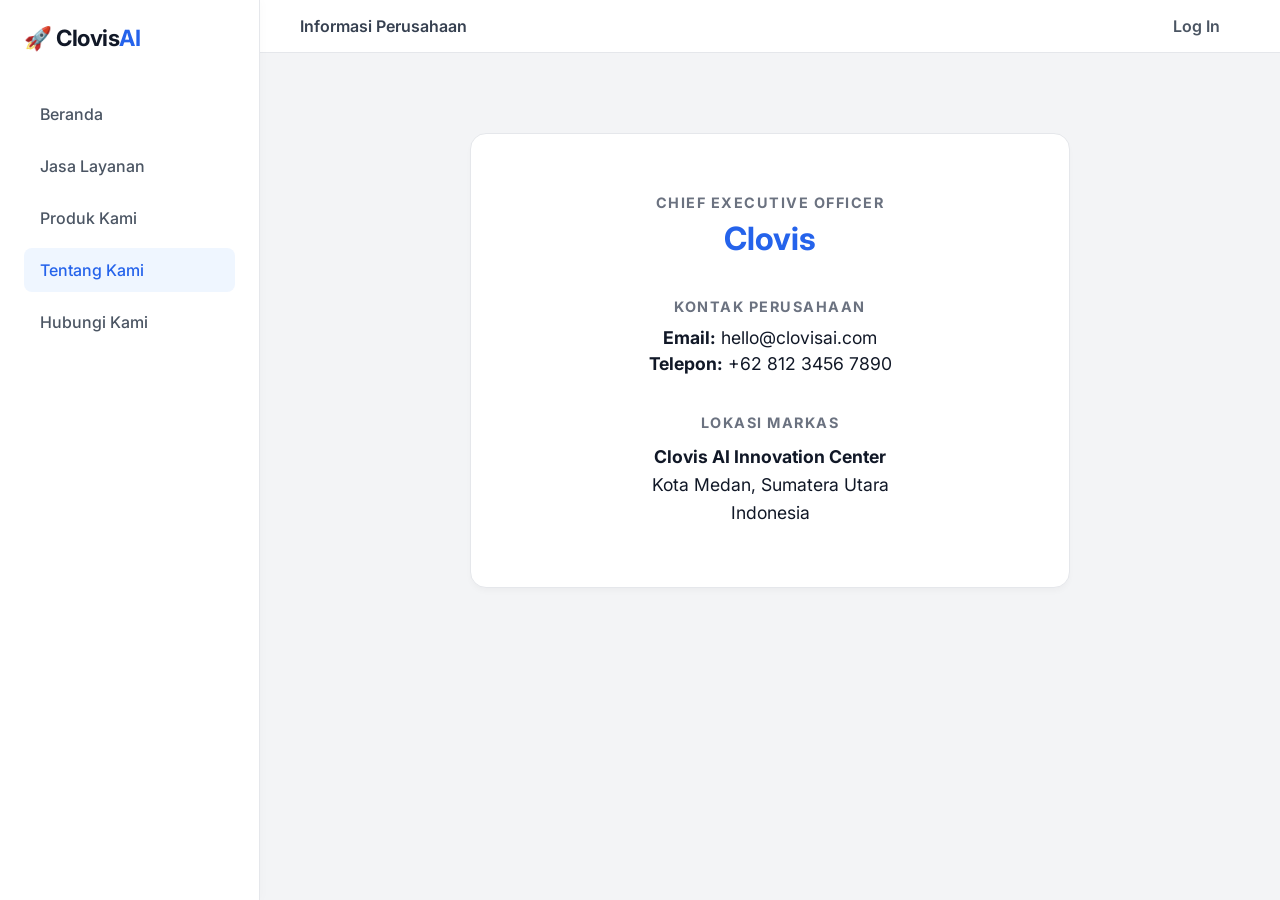
<file: about.html>
<!DOCTYPE html>
<html lang="id">
<head>
    <meta charset="UTF-8">
    <meta name="viewport" content="width=device-width, initial-scale=1.0">
    <title>Tentang Kami - Clovis AI</title>
    <link rel="stylesheet" href="css/style.css">
</head>
<body>
    
    <aside>
        <div class="brand">🚀 Clovis<span>AI</span></div>
        <nav>
            <a href="index.html">Beranda</a>
            <a href="services.html">Jasa Layanan</a>
            <a href="portfolio.html">Produk Kami</a>
            <a href="about.html" class="active">Tentang Kami</a>
            <a href="contact.html">Hubungi Kami</a>
        </nav>
    </aside>

    <div class="main-wrapper">
        <header>
            <div class="header-title">Informasi Perusahaan</div>
            <div class="header-actions">
                <a href="login.html" class="btn-login">Log In</a>
            </div>
        </header>

        <main>
            <div class="form-card" style="max-width: 600px; margin: 0 auto; text-align: center; padding: 60px 40px; margin-top: 40px;">
                
                <div style="margin-bottom: 40px;">
                    <h3 style="color: #6b7280; font-size: 0.9rem; text-transform: uppercase; letter-spacing: 1.5px; margin-bottom: 8px;">Chief Executive Officer</h3>
                    <p style="font-size: 2rem; font-weight: 700; color: #2563eb;">Clovis</p>
                </div>

                <div style="margin-bottom: 40px;">
                    <h3 style="color: #6b7280; font-size: 0.9rem; text-transform: uppercase; letter-spacing: 1.5px; margin-bottom: 12px;">Kontak Perusahaan</h3>
                    <p style="font-size: 1.1rem; color: #111827; margin-bottom: 5px;"><strong>Email:</strong> hello@clovisai.com</p>
                    <p style="font-size: 1.1rem; color: #111827;"><strong>Telepon:</strong> +62 812 3456 7890</p>
                </div>

                <div>
                    <h3 style="color: #6b7280; font-size: 0.9rem; text-transform: uppercase; letter-spacing: 1.5px; margin-bottom: 12px;">Lokasi Markas</h3>
                    <p style="font-size: 1.1rem; color: #111827; line-height: 1.6;">
                        <strong>Clovis AI Innovation Center</strong><br>
                        Kota Medan, Sumatera Utara<br>
                        Indonesia
                    </p>
                </div>

            </div>
        </main>
    </div>

</body>
</html>
</file>
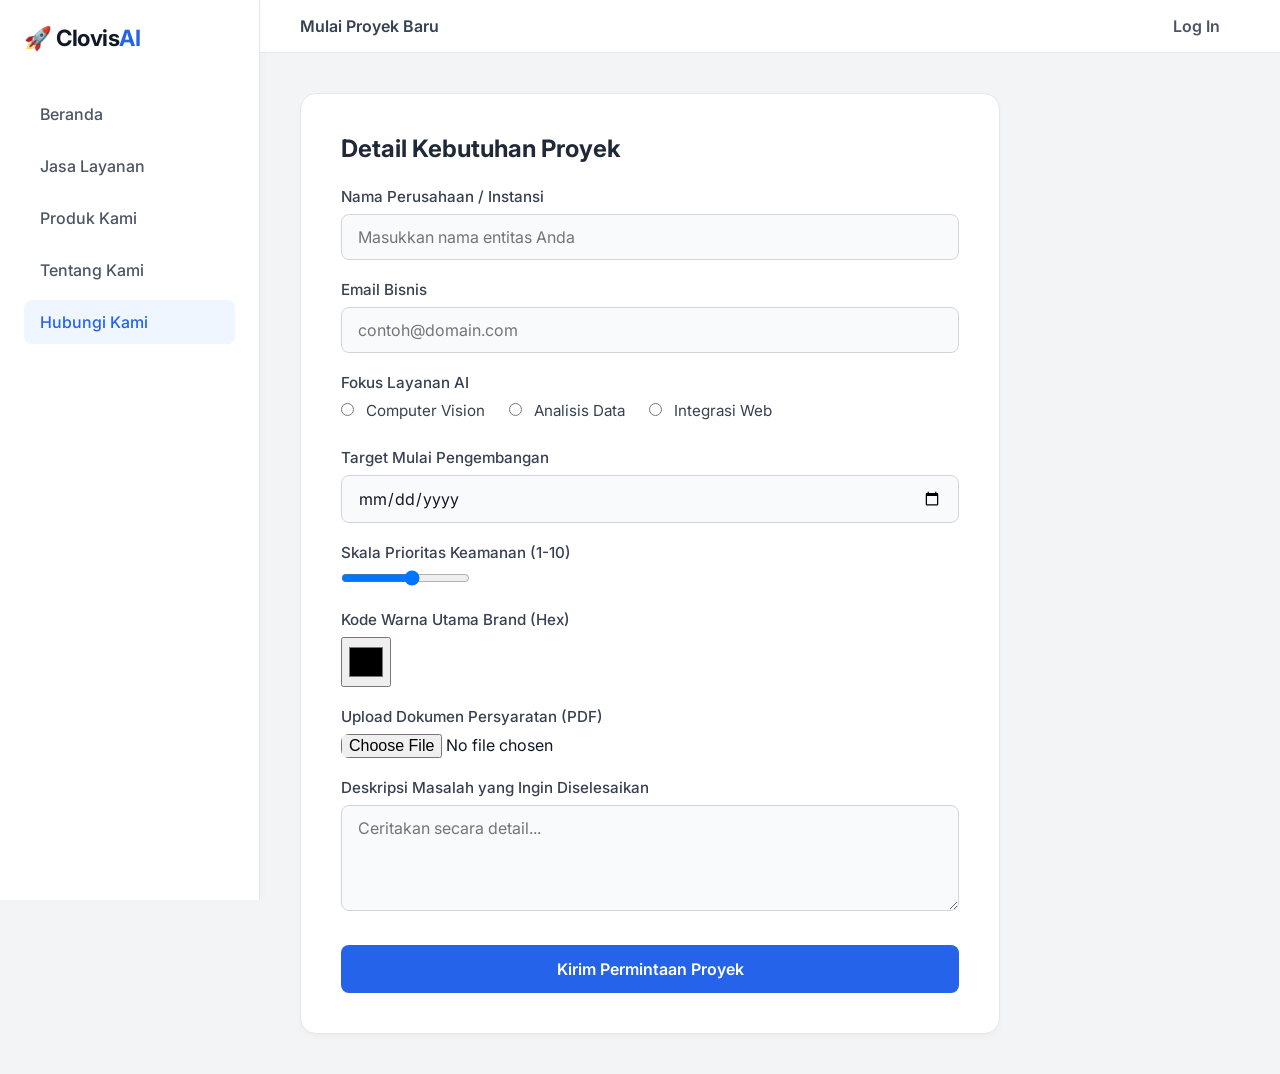
<file: contact.html>
<!DOCTYPE html>
<html lang="id">
<head>
    <meta charset="UTF-8">
    <meta name="viewport" content="width=device-width, initial-scale=1.0">
    <title>Kontak - Clovis AI</title>
    <link rel="stylesheet" href="css/style.css">
</head>
<body>
    
    <aside>
        <div class="brand">🚀 Clovis<span>AI</span></div>
        <nav>
            <a href="index.html">Beranda</a>
            <a href="services.html">Jasa Layanan</a>
            <a href="portfolio.html">Produk Kami</a>
            <a href="about.html">Tentang Kami</a>
            <a href="contact.html" class="active">Hubungi Kami</a>
        </nav>
    </aside>

    <div class="main-wrapper">
        <header>
            <div class="header-title">Mulai Proyek Baru</div>
            <div class="header-actions">
                <a href="login.html" class="btn-login">Log In</a>
            </div>
        </header>

        <main>
            <div class="form-card">
                <h2 style="margin-bottom: 24px;">Detail Kebutuhan Proyek</h2>
                <form action="#" method="post">
                    
                    <div class="form-group">
                        <label for="perusahaan">Nama Perusahaan / Instansi</label>
                        <input type="text" id="perusahaan" name="perusahaan" placeholder="Masukkan nama entitas Anda">
                    </div>

                    <div class="form-group">
                        <label for="email">Email Bisnis</label>
                        <input type="email" id="email" name="email" placeholder="contoh@domain.com">
                    </div>

                    <div class="form-group">
                        <label>Fokus Layanan AI</label>
                        <div class="radio-group">
                            <input type="radio" id="fokus1" name="fokus" value="vision">
                            <label for="fokus1">Computer Vision</label>
                            <input type="radio" id="fokus2" name="fokus" value="data">
                            <label for="fokus2">Analisis Data</label>
                            <input type="radio" id="fokus3" name="fokus" value="web">
                            <label for="fokus3">Integrasi Web</label>
                        </div>
                    </div>

                    <div class="form-group">
                        <label for="tanggal">Target Mulai Pengembangan</label>
                        <input type="date" id="tanggal" name="tanggal">
                    </div>

                    <div class="form-group">
                        <label for="skala">Skala Prioritas Keamanan (1-10)</label>
                        <input type="range" id="skala" name="skala" min="1" max="10">
                    </div>

                    <div class="form-group">
                        <label for="warna_brand">Kode Warna Utama Brand (Hex)</label>
                        <input type="color" id="warna_brand" name="warna_brand" style="height: 50px; padding: 5px;">
                    </div>

                    <div class="form-group">
                        <label for="file_brief">Upload Dokumen Persyaratan (PDF)</label>
                        <input type="file" id="file_brief" name="file_brief" style="background: transparent; border: none; padding: 0;">
                    </div>

                    <div class="form-group">
                        <label for="deskripsi">Deskripsi Masalah yang Ingin Diselesaikan</label>
                        <textarea id="deskripsi" name="deskripsi" rows="4" placeholder="Ceritakan secara detail..."></textarea>
                    </div>

                    <button type="submit" class="btn-primary">Kirim Permintaan Proyek</button>
                </form>
            </div>
        </main>
    </div>

</body>
</html>
</file>
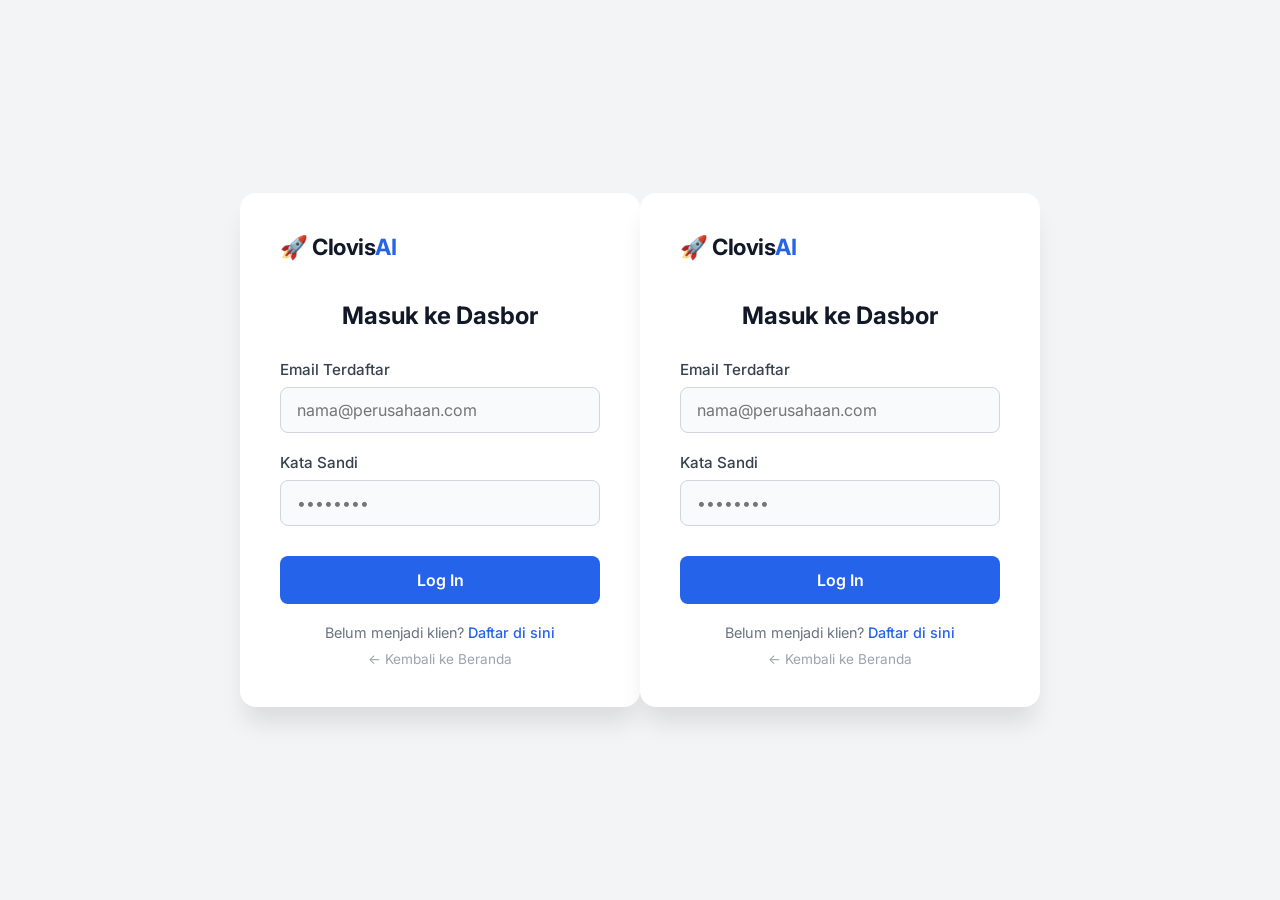
<file: login.html>
<!DOCTYPE html>
<html lang="id">
<head>
    <meta charset="UTF-8">
    <meta name="viewport" content="width=device-width, initial-scale=1.0">
    <title>Login Klien - Clovis AI</title>
    <link rel="stylesheet" href="css/style.css">
</head>
<body class="auth-layout">

    <div class="auth-card">
        <div class="brand" style="justify-content: center;">🚀 Clovis<span>AI</span></div>
        <h2>Masuk ke Dasbor</h2>
        
        <form action="#" method="post">
            <div class="form-group">
                <label for="email">Email Terdaftar</label>
                <input type="email" id="email" name="email" placeholder="nama@perusahaan.com" required>
            </div>
            
            <div class="form-group">
                <label for="password">Kata Sandi</label>
                <input type="password" id="password" name="password" placeholder="••••••••" required>
            </div>
            
            <button type="submit" class="btn-primary">Log In</button>
        </form>

        <p style="text-align: center; margin-top: 20px; font-size: 0.9rem; color: #6b7280;">
            Belum menjadi klien? <a href="register.html" style="color: #2563eb; text-decoration: none; font-weight: 500;">Daftar di sini</a>
        </p>
        <p style="text-align: center; margin-top: 10px; font-size: 0.85rem;">
            <a href="index.html" style="color: #9ca3af; text-decoration: none;">&larr; Kembali ke Beranda</a>
        </p>
    </div>

</body>
</html><!DOCTYPE html>
<html lang="id">
<head>
    <meta charset="UTF-8">
    <meta name="viewport" content="width=device-width, initial-scale=1.0">
    <title>Login Klien - Clovis AI</title>
    <link rel="stylesheet" href="css/style.css">
</head>
<body class="auth-layout">

    <div class="auth-card">
        <div class="brand" style="justify-content: center;">🚀 Clovis<span>AI</span></div>
        <h2>Masuk ke Dasbor</h2>
        
        <form action="#" method="post">
            <div class="form-group">
                <label for="email">Email Terdaftar</label>
                <input type="email" id="email" name="email" placeholder="nama@perusahaan.com" required>
            </div>
            
            <div class="form-group">
                <label for="password">Kata Sandi</label>
                <input type="password" id="password" name="password" placeholder="••••••••" required>
            </div>
            
            <button type="submit" class="btn-primary">Log In</button>
        </form>

        <p style="text-align: center; margin-top: 20px; font-size: 0.9rem; color: #6b7280;">
            Belum menjadi klien? <a href="register.html" style="color: #2563eb; text-decoration: none; font-weight: 500;">Daftar di sini</a>
        </p>
        <p style="text-align: center; margin-top: 10px; font-size: 0.85rem;">
            <a href="index.html" style="color: #9ca3af; text-decoration: none;">&larr; Kembali ke Beranda</a>
        </p>
    </div>

</body>
</html>
</file>
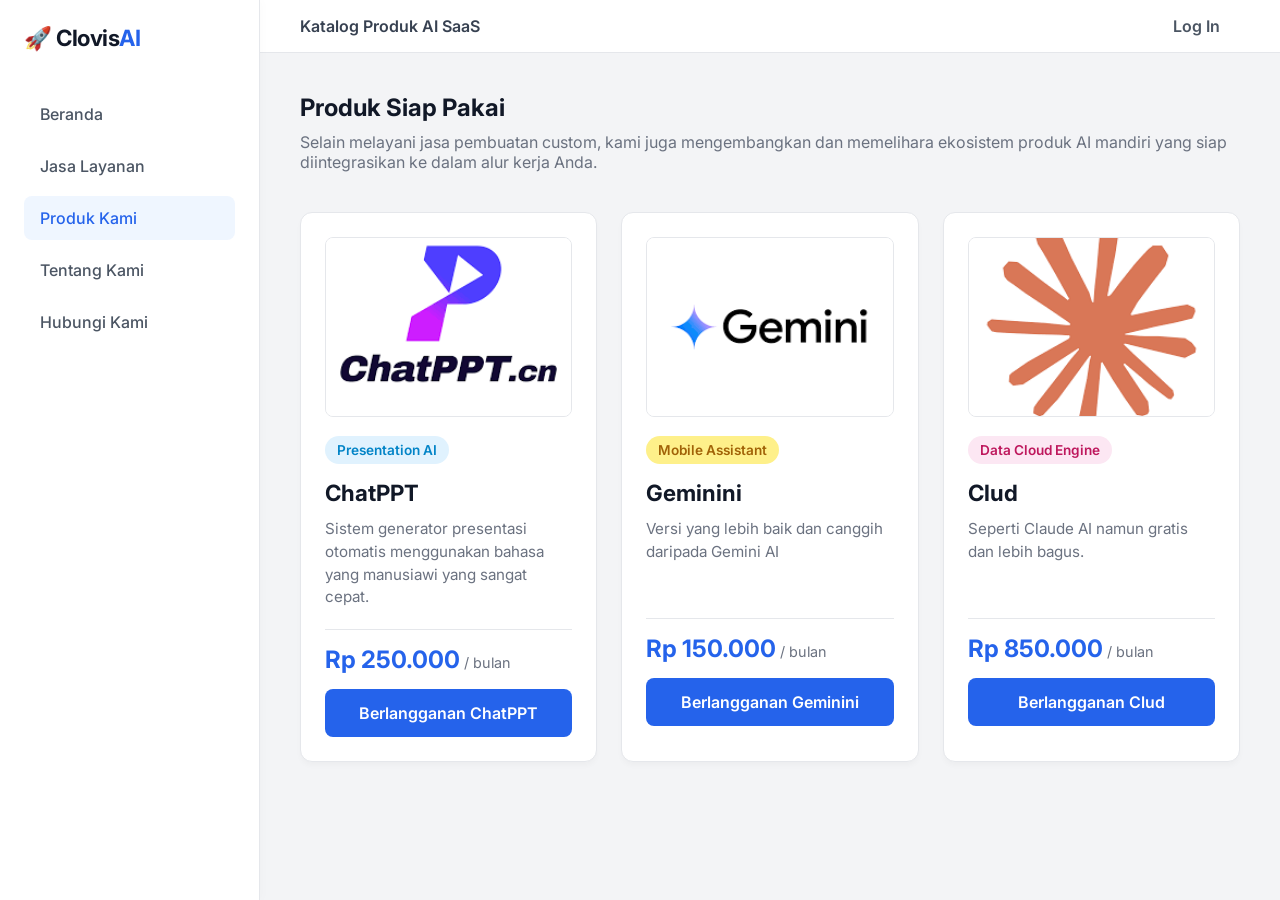
<file: portfolio.html>
<!DOCTYPE html>
<html lang="id">
<head>
    <meta charset="UTF-8">
    <meta name="viewport" content="width=device-width, initial-scale=1.0">
    <title>Produk AI - Clovis AI</title>
    <link rel="stylesheet" href="css/style.css">
</head>
<body>
    
    <aside>
        <div class="brand">🚀 Clovis<span>AI</span></div>
        <nav>
            <a href="index.html">Beranda</a>
            <a href="services.html">Jasa Layanan</a>
            <a href="portfolio.html" class="active">Produk Kami</a>
            <a href="about.html">Tentang Kami</a>
            <a href="contact.html">Hubungi Kami</a>
        </nav>
    </aside>

    <div class="main-wrapper">
        <header>
            <div class="header-title">Katalog Produk AI SaaS</div>
            <div class="header-actions">
                <a href="login.html" class="btn-login">Log In</a>
            </div>
        </header>

        <main>
            <h2 style="color: #111827; margin-bottom: 10px;">Produk Siap Pakai</h2>
            <p style="color: #6b7280; margin-bottom: 40px;">Selain melayani jasa pembuatan custom, kami juga mengembangkan dan memelihara ekosistem produk AI mandiri yang siap diintegrasikan ke dalam alur kerja Anda.</p>

            <div class="card-grid">
                <div class="card" style="position: relative; overflow: hidden;">
                    <img src="img/ppt.png" alt="ChatPPT" class="card-img">
                    <div style="background: #e0f2fe; color: #0284c7; padding: 6px 12px; border-radius: 20px; display: inline-block; margin-bottom: 15px; font-size: 0.85rem; font-weight: 600;">Presentation AI</div>
                    <h3 style="font-size: 1.4rem; color: #111827;">ChatPPT</h3>
                    <p style="margin-bottom: 20px; min-height: 80px;">Sistem generator presentasi otomatis menggunakan bahasa yang manusiawi yang sangat cepat.</p>
                    
                    <div style="border-top: 1px solid #e5e7eb; padding-top: 15px; margin-bottom: 15px;">
                        <span style="font-size: 1.5rem; font-weight: 700; color: #2563eb;">Rp 250.000</span>
                        <span style="color: #6b7280; font-size: 0.9rem;">/ bulan</span>
                    </div>
                    <button class="btn-primary" style="margin-top: 0;">Berlangganan ChatPPT</button>
                </div>

                <div class="card" style="position: relative; overflow: hidden;">
                    <img src="img/gemini.png" alt="Geminini" class="card-img">
                    <div style="background: #fef08a; color: #a16207; padding: 6px 12px; border-radius: 20px; display: inline-block; margin-bottom: 15px; font-size: 0.85rem; font-weight: 600;">Mobile Assistant</div>
                    <h3 style="font-size: 1.4rem; color: #111827;">Geminini</h3>
                    <p style="margin-bottom: 20px; min-height: 80px;">Versi yang lebih baik dan canggih daripada Gemini AI</p>
                    
                    <div style="border-top: 1px solid #e5e7eb; padding-top: 15px; margin-bottom: 15px;">
                        <span style="font-size: 1.5rem; font-weight: 700; color: #2563eb;">Rp 150.000</span>
                        <span style="color: #6b7280; font-size: 0.9rem;">/ bulan</span>
                    </div>
                    <button class="btn-primary" style="margin-top: 0;">Berlangganan Geminini</button>
                </div>

                <div class="card" style="position: relative; overflow: hidden;">
                    <img src="img/claude.png" alt="Clud" class="card-img">
                    <div style="background: #fce7f3; color: #be185d; padding: 6px 12px; border-radius: 20px; display: inline-block; margin-bottom: 15px; font-size: 0.85rem; font-weight: 600;">Data Cloud Engine</div>
                    <h3 style="font-size: 1.4rem; color: #111827;">Clud</h3>
                    <p style="margin-bottom: 20px; min-height: 80px;">Seperti Claude AI namun gratis dan lebih bagus.</p>
                    
                    <div style="border-top: 1px solid #e5e7eb; padding-top: 15px; margin-bottom: 15px;">
                        <span style="font-size: 1.5rem; font-weight: 700; color: #2563eb;">Rp 850.000</span>
                        <span style="color: #6b7280; font-size: 0.9rem;">/ bulan</span>
                    </div>
                    <button class="btn-primary" style="margin-top: 0;">Berlangganan Clud</button>
                </div>
            </div>
        </main>
    </div>

</body>
</html>
</file>
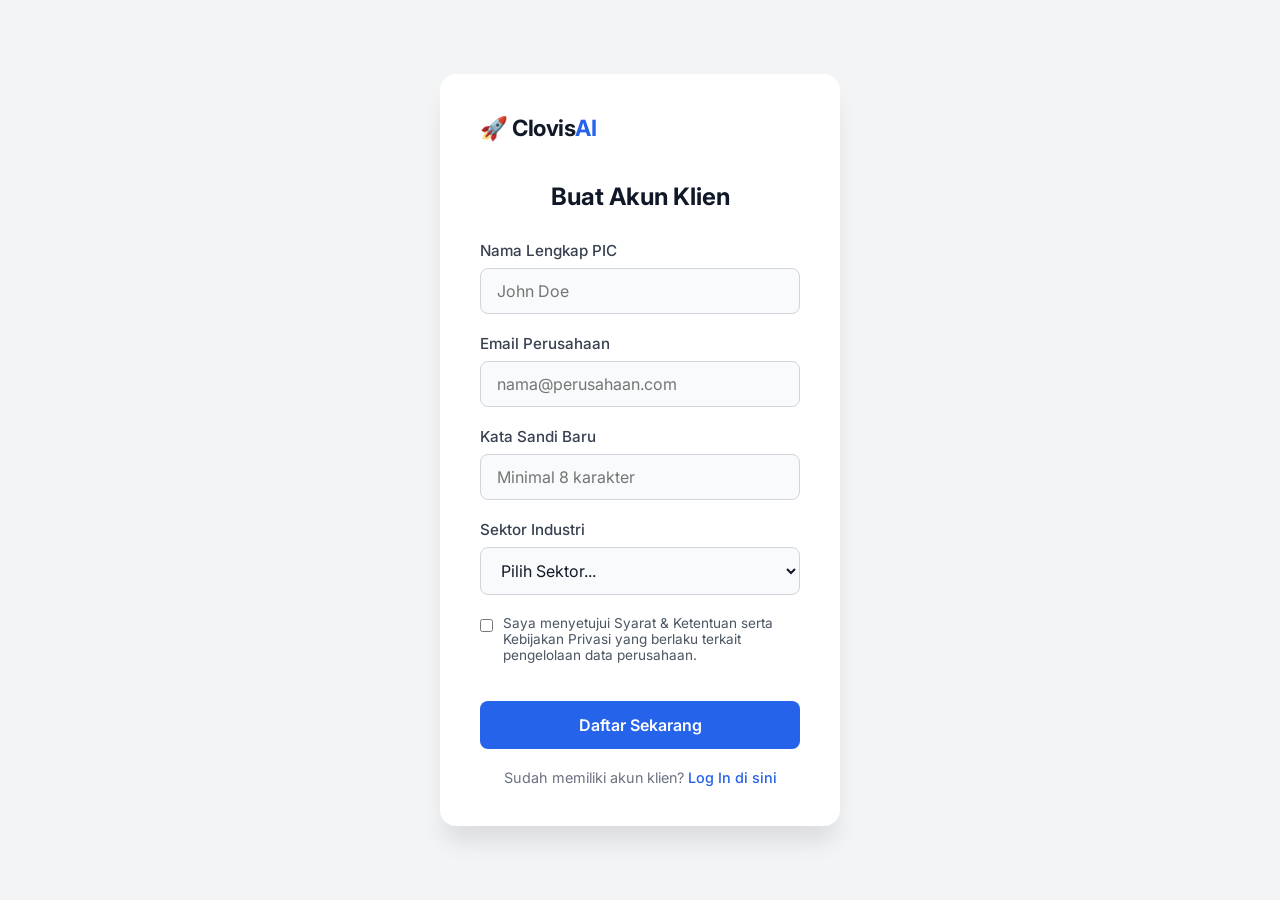
<file: register.html>
<!DOCTYPE html>
<html lang="id">
<head>
    <meta charset="UTF-8">
    <meta name="viewport" content="width=device-width, initial-scale=1.0">
    <title>Daftar Klien Baru - Clovis AI</title>
    <link rel="stylesheet" href="css/style.css">
</head>
<body class="auth-layout">

    <div class="auth-card">
        <div class="brand" style="justify-content: center;">🚀 Clovis<span>AI</span></div>
        <h2>Buat Akun Klien</h2>
        
        <form action="#" method="post">
            <div class="form-group">
                <label for="nama">Nama Lengkap PIC</label>
                <input type="text" id="nama" name="nama" placeholder="John Doe" required>
            </div>

            <div class="form-group">
                <label for="email">Email Perusahaan</label>
                <input type="email" id="email" name="email" placeholder="nama@perusahaan.com" required>
            </div>
            
            <div class="form-group">
                <label for="password">Kata Sandi Baru</label>
                <input type="password" id="password" name="password" placeholder="Minimal 8 karakter" required>
            </div>

            <div class="form-group">
                <label for="industri">Sektor Industri</label>
                <select id="industri" name="industri" required>
                    <option value="" disabled selected>Pilih Sektor...</option>
                    <option value="agrikultur">Agrikultur & Pangan</option>
                    <option value="keuangan">Keuangan & Perbankan</option>
                    <option value="retail">Retail & E-commerce</option>
                    <option value="kesehatan">Kesehatan</option>
                    <option value="teknologi">Teknologi & Informasi</option>
                </select>
            </div>

            <div class="form-group" style="display: flex; gap: 10px; align-items: start; margin-top: 15px;">
                <input type="checkbox" id="toc" name="toc" required style="margin-top: 4px;">
                <label for="toc" style="font-weight: normal; font-size: 0.85rem; color: #4b5563;">
                    Saya menyetujui Syarat & Ketentuan serta Kebijakan Privasi yang berlaku terkait pengelolaan data perusahaan.
                </label>
            </div>
            
            <button type="submit" class="btn-primary">Daftar Sekarang</button>
        </form>

        <p style="text-align: center; margin-top: 20px; font-size: 0.9rem; color: #6b7280;">
            Sudah memiliki akun klien? <a href="login.html" style="color: #2563eb; text-decoration: none; font-weight: 500;">Log In di sini</a>
        </p>
    </div>

</body>
</html>
</file>
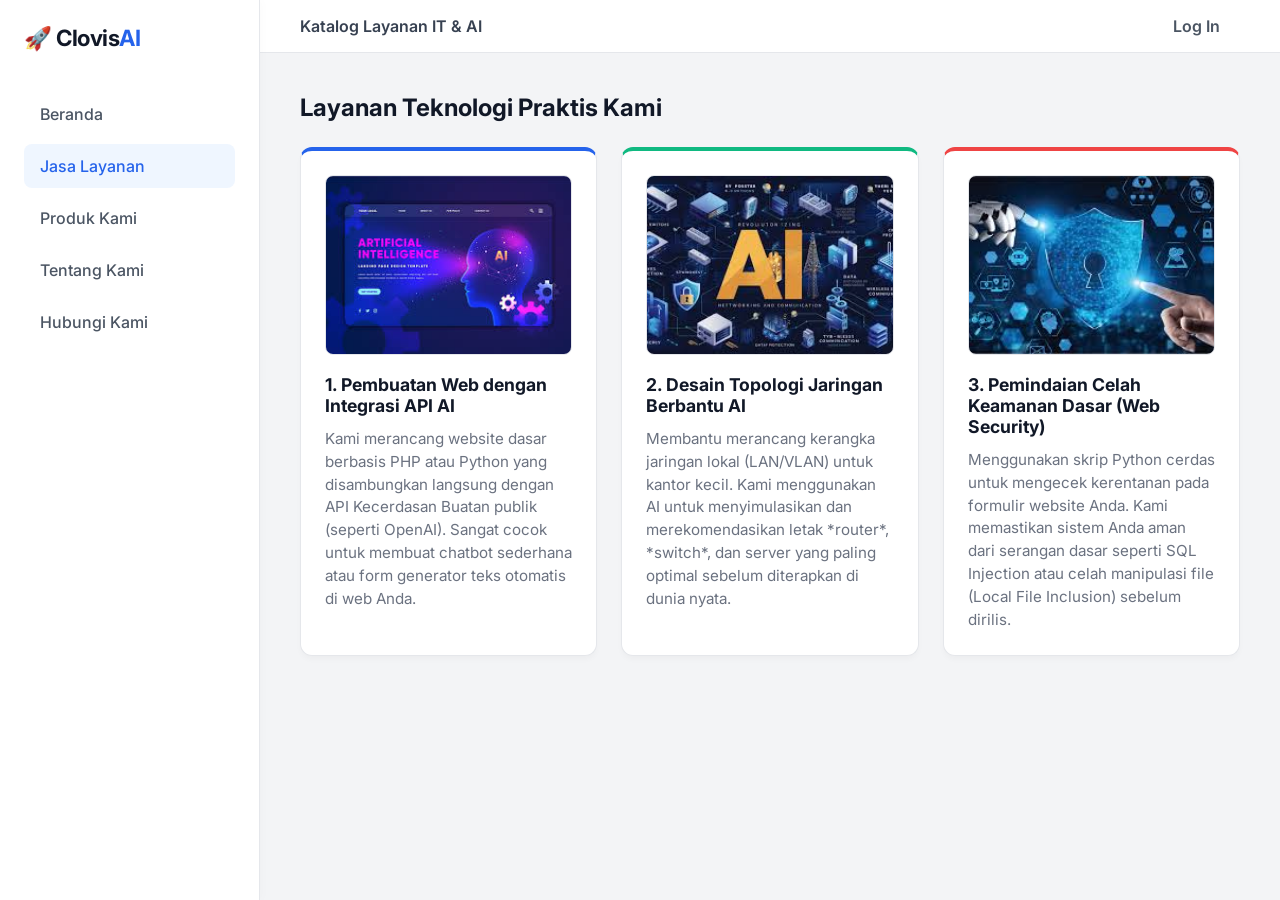
<file: services.html>
<!DOCTYPE html>
<html lang="id">
<head>
    <meta charset="UTF-8">
    <meta name="viewport" content="width=device-width, initial-scale=1.0">
    <title>Jasa Layanan - Clovis AI</title>
    <link rel="stylesheet" href="css/style.css">
</head>
<body>
    
    <aside>
        <div class="brand">🚀 Clovis<span>AI</span></div>
        <nav>
            <a href="index.html">Beranda</a>
            <a href="services.html" class="active">Jasa Layanan</a>
            <a href="portfolio.html">Produk Kami</a>
            <a href="about.html">Tentang Kami</a>
            <a href="contact.html">Hubungi Kami</a>
        </nav>
    </aside>

    <div class="main-wrapper">
        <header>
            <div class="header-title">Katalog Layanan IT & AI</div>
            <div class="header-actions">
                <a href="login.html" class="btn-login">Log In</a>
            </div>
        </header>

        <main>
            <h2 style="color: #111827; margin-bottom: 25px;">Layanan Teknologi Praktis Kami</h2>

            <div class="card-grid">
                <!-- Layanan 1: Web Dasar + API AI -->
                <div class="card" style="border-top: 4px solid #2563eb;">
                    <img src="img/web.jpg" alt="Integrasi Web AI" class="card-img">
                    <h3>1. Pembuatan Web dengan Integrasi API AI</h3>
                    <p>Kami merancang website dasar berbasis PHP atau Python yang disambungkan langsung dengan API Kecerdasan Buatan publik (seperti OpenAI). Sangat cocok untuk membuat chatbot sederhana atau form generator teks otomatis di web Anda.</p>
                </div>
                
                <!-- Layanan 2: Jaringan Dasar (Cisco Packet Tracer style) + AI -->
                <div class="card" style="border-top: 4px solid #10b981;">
                    <img src="img/network.jpg" alt="Jaringan AI" class="card-img">
                    <h3>2. Desain Topologi Jaringan Berbantu AI</h3>
                    <p>Membantu merancang kerangka jaringan lokal (LAN/VLAN) untuk kantor kecil. Kami menggunakan AI untuk menyimulasikan dan merekomendasikan letak *router*, *switch*, dan server yang paling optimal sebelum diterapkan di dunia nyata.</p>
                </div>

                <!-- Layanan 3: Security Dasar (SQLi/LFI) + AI -->
                <div class="card" style="border-top: 4px solid #ef4444;">
                    <img src="img/security.jpg" alt="Keamanan Siber AI" class="card-img">
                    <h3>3. Pemindaian Celah Keamanan Dasar (Web Security)</h3>
                    <p>Menggunakan skrip Python cerdas untuk mengecek kerentanan pada formulir website Anda. Kami memastikan sistem Anda aman dari serangan dasar seperti SQL Injection atau celah manipulasi file (Local File Inclusion) sebelum dirilis.</p>
                </div>
            </div>
        </main>
    </div>

</body>
</html>
</file>
<file: css/style.css>
@import url('https://fonts.googleapis.com/css2?family=Inter:wght@400;500;600;700&display=swap');

* {
    margin: 0;
    padding: 0;
    box-sizing: border-box;
    font-family: 'Inter', sans-serif;
}

body {
    background-color: #f3f4f6; /* Warna latar abu-abu terang modern */
    color: #1f2937;
    display: flex;
    min-height: 100vh;
}

/* =========================================
   SIDEBAR KIRI (APP-STYLE NAVIGATION)
========================================= */
aside {
    width: 260px;
    background: #ffffff;
    border-right: 1px solid #e5e7eb;
    display: flex;
    flex-direction: column;
    position: fixed; /* Sidebar diam di tempat */
    height: 100vh;
    padding: 24px;
    z-index: 50;
    box-shadow: 2px 0 10px rgba(0,0,0,0.02);
}

.brand {
    font-size: 1.4rem;
    font-weight: 700;
    color: #111827;
    margin-bottom: 40px;
    letter-spacing: -0.5px;
}

.brand span { color: #2563eb; }

aside nav {
    display: flex;
    flex-direction: column;
    gap: 8px;
}

aside nav a {
    text-decoration: none;
    color: #4b5563;
    padding: 12px 16px;
    border-radius: 8px;
    font-weight: 500;
    transition: all 0.2s ease;
}

aside nav a:hover, aside nav a.active {
    background: #eff6ff;
    color: #2563eb;
}

/* =========================================
   KONTEN UTAMA (KANAN)
========================================= */
.main-wrapper {
    flex: 1;
    margin-left: 260px; /* Menyisakan ruang untuk sidebar kiri */
    display: flex;
    flex-direction: column;
}

header {
    background: #ffffff;
    border-bottom: 1px solid #e5e7eb;
    padding: 16px 40px;
    display: flex;
    justify-content: space-between;
    align-items: center;
    position: sticky;
    top: 0;
    z-index: 40;
}

.header-title { font-weight: 600; color: #374151; }

.header-actions a.btn-login {
    text-decoration: none; font-weight: 600; color: #4b5563; margin-right: 20px;
}
.header-actions a.btn-register {
    background: #111827; color: #fff; padding: 10px 20px; border-radius: 8px; text-decoration: none; font-weight: 600; transition: 0.3s;
}
.header-actions a.btn-register:hover { background: #374151; }

main {
    padding: 40px;
    max-width: 1200px;
    width: 100%;
}

/* =========================================
   KARTU (CARDS) & UI ELEMENTS
========================================= */
.hero-card {
    background: linear-gradient(135deg, #1e3a8a 0%, #2563eb 100%);
    color: #fff;
    border-radius: 16px;
    padding: 50px 40px;
    margin-bottom: 40px;
    box-shadow: 0 10px 25px rgba(37, 99, 235, 0.2);
}

.hero-card h2 { font-size: 2.2rem; margin-bottom: 15px; font-weight: 700; }
.hero-card p { font-size: 1.1rem; opacity: 0.9; max-width: 600px; line-height: 1.6; }

.card-grid {
    display: grid;
    grid-template-columns: repeat(auto-fit, minmax(280px, 1fr));
    gap: 24px;
}

.card {
    background: #ffffff;
    border: 1px solid #e5e7eb;
    border-radius: 12px;
    padding: 24px;
    transition: transform 0.3s, box-shadow 0.3s;
    box-shadow: 0 4px 6px -1px rgba(0,0,0,0.03);
}

.card:hover {
    transform: translateY(-5px);
    box-shadow: 0 15px 25px -5px rgba(0,0,0,0.1);
}

.card h3 { color: #111827; margin-bottom: 12px; font-size: 1.1rem; }
.card p { color: #6b7280; font-size: 0.95rem; line-height: 1.5; }

/* =========================================
   FORM PROFESIONAL
========================================= */
.form-card {
    background: #ffffff;
    border: 1px solid #e5e7eb;
    border-radius: 16px;
    padding: 40px;
    box-shadow: 0 4px 6px -1px rgba(0,0,0,0.03);
    max-width: 700px;
}

.form-group { margin-bottom: 20px; }

.form-group label {
    display: block; margin-bottom: 8px; font-weight: 500; color: #374151; font-size: 0.95rem;
}

.form-group input[type="text"], .form-group input[type="email"], .form-group input[type="password"],
.form-group input[type="number"], .form-group input[type="date"],
.form-group select, .form-group textarea, .form-group input[type="file"] {
    width: 100%;
    padding: 12px 16px;
    border: 1px solid #d1d5db;
    border-radius: 8px;
    font-size: 1rem;
    color: #111827;
    background: #f9fafb;
    outline: none;
    transition: all 0.2s;
}

.form-group input:focus, .form-group select:focus, .form-group textarea:focus {
    border-color: #2563eb;
    background: #ffffff;
    box-shadow: 0 0 0 3px rgba(37, 99, 235, 0.15); /* Efek glow profesional saat mengetik */
}

.radio-group input { margin-right: 8px; cursor: pointer; }
.radio-group label { display: inline-block; margin-right: 20px; font-weight: normal; cursor: pointer; }

.btn-primary {
    background: #2563eb; color: #fff; border: none; padding: 14px 24px; border-radius: 8px; font-size: 1rem; font-weight: 600; cursor: pointer; transition: 0.3s; width: 100%; margin-top: 10px;
}
.btn-primary:hover { background: #1d4ed8; }

/* =========================================
   AUTH PAGES (LOGIN/REGISTER) CENTERED
========================================= */
.auth-layout {
    margin-left: 0; /* Hapus margin sidebar untuk halaman login */
    align-items: center;
    justify-content: center;
    background: #f3f4f6;
}

.auth-card {
    background: #fff; width: 100%; max-width: 400px; padding: 40px; border-radius: 16px; box-shadow: 0 20px 25px -5px rgba(0,0,0,0.1);
}
.auth-card h2 { text-align: center; margin-bottom: 30px; font-size: 1.5rem; color: #111827; }

.hero-card {
    background: linear-gradient(135deg, rgba(30, 58, 138, 0.85) 0%, rgba(37, 99, 235, 0.85) 100%), url('../img/hero-ai.jpg') center/cover;
}

.card-img {
    width: 100%;
    height: 180px;
    object-fit: cover;
    border-radius: 8px;
    margin-bottom: 15px;
    border: 1px solid #e5e7eb;
}
</file>
